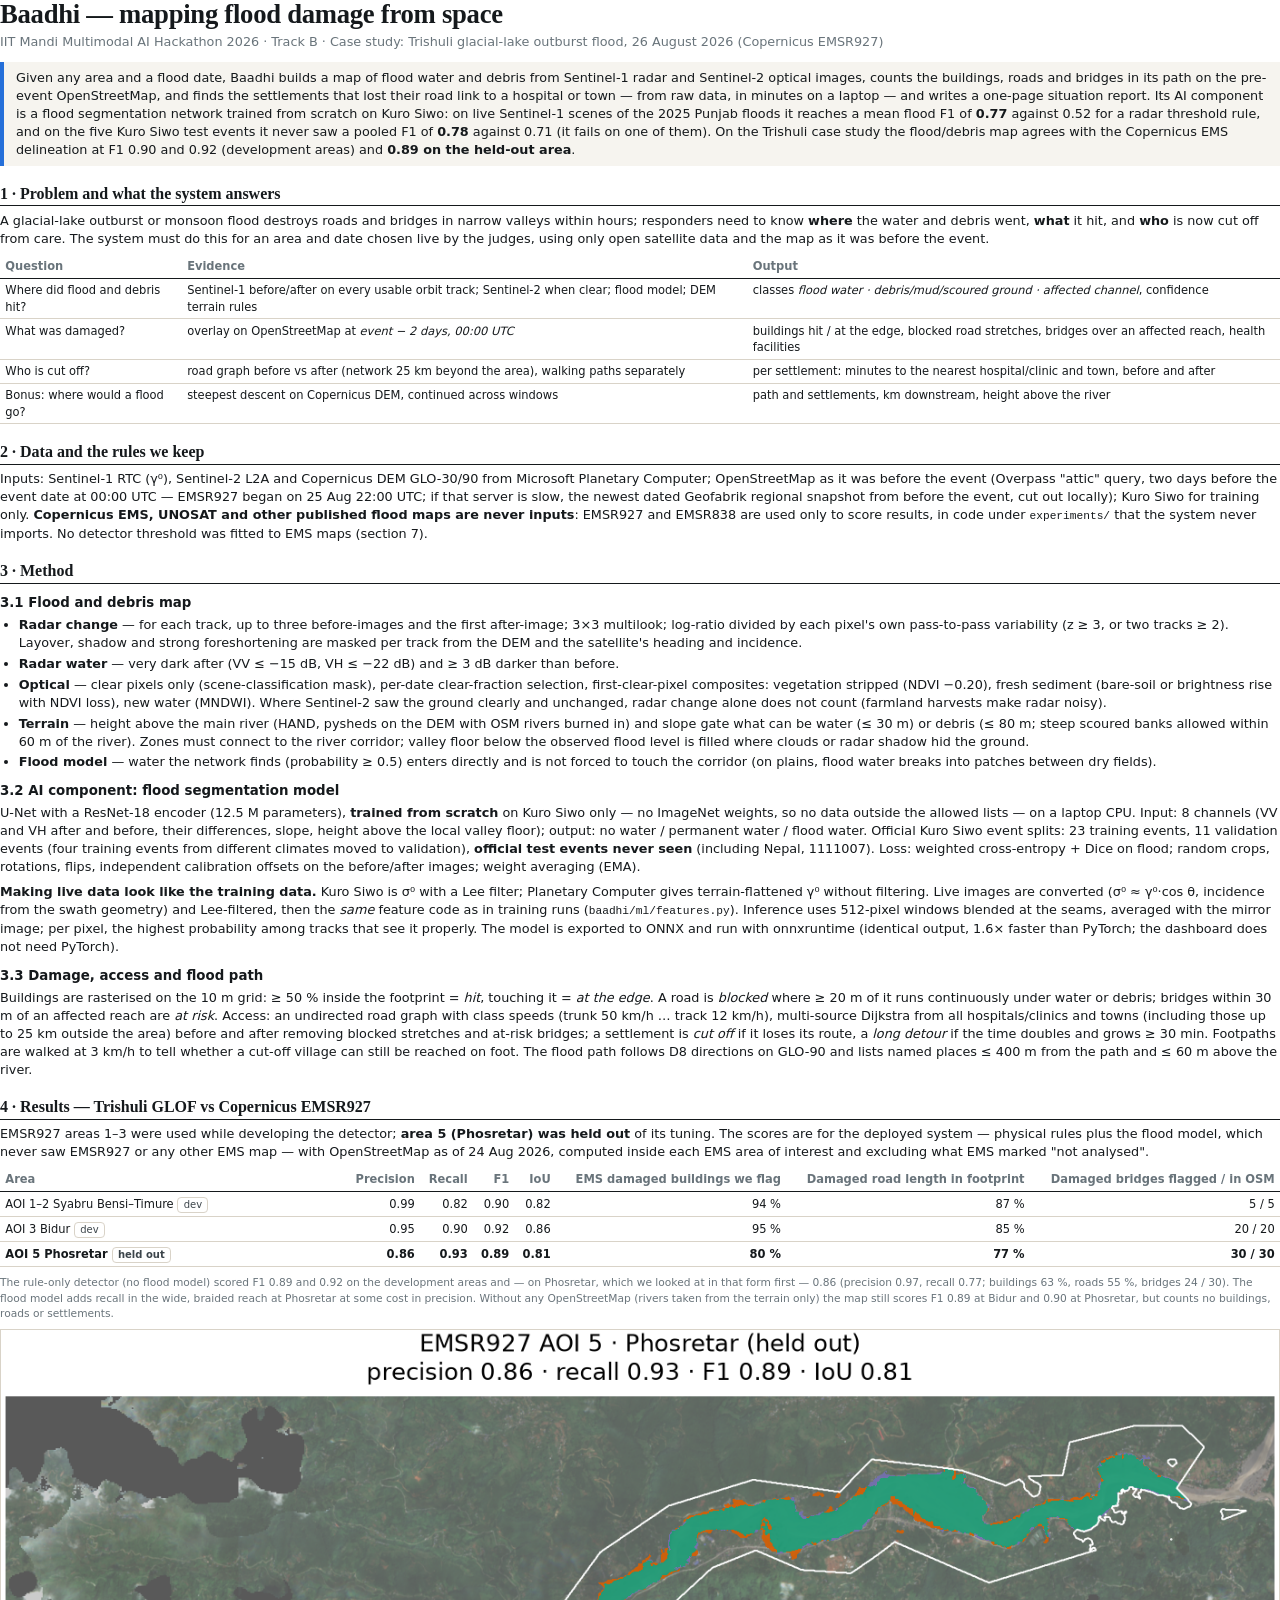
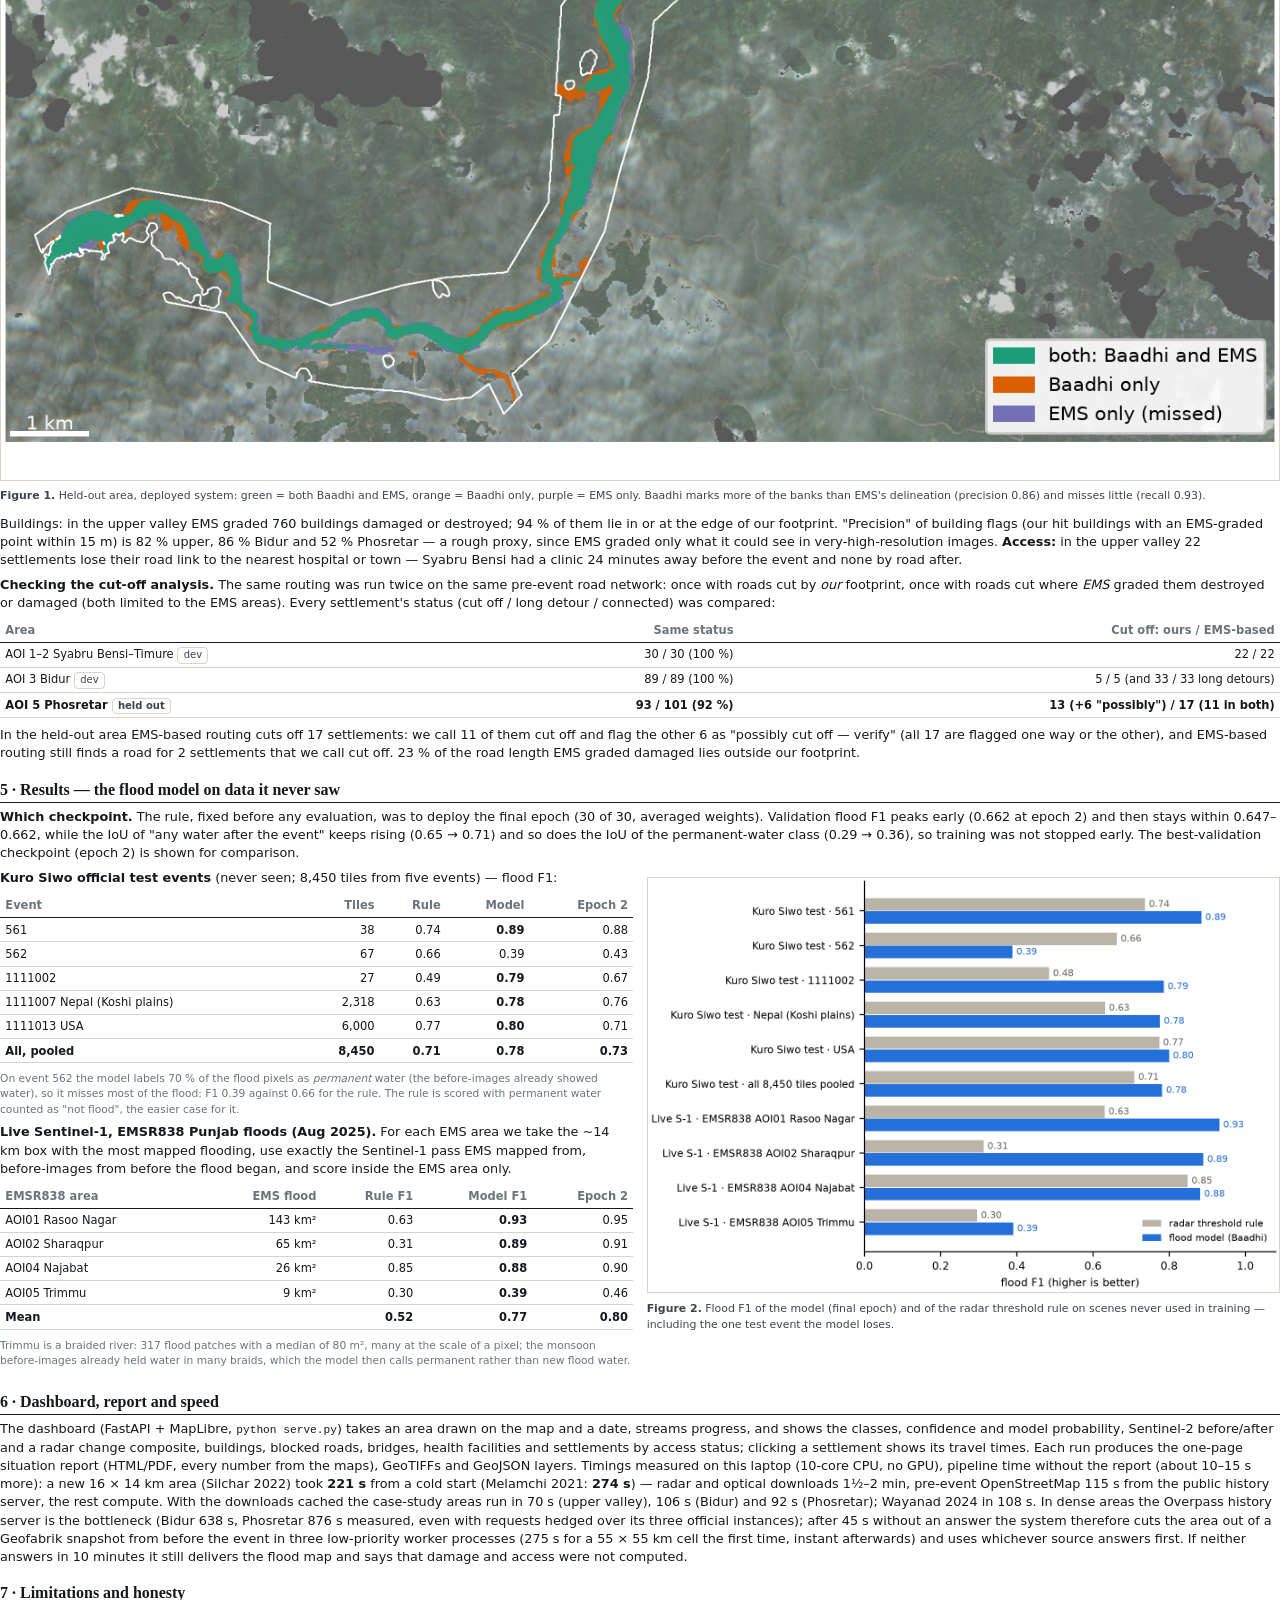
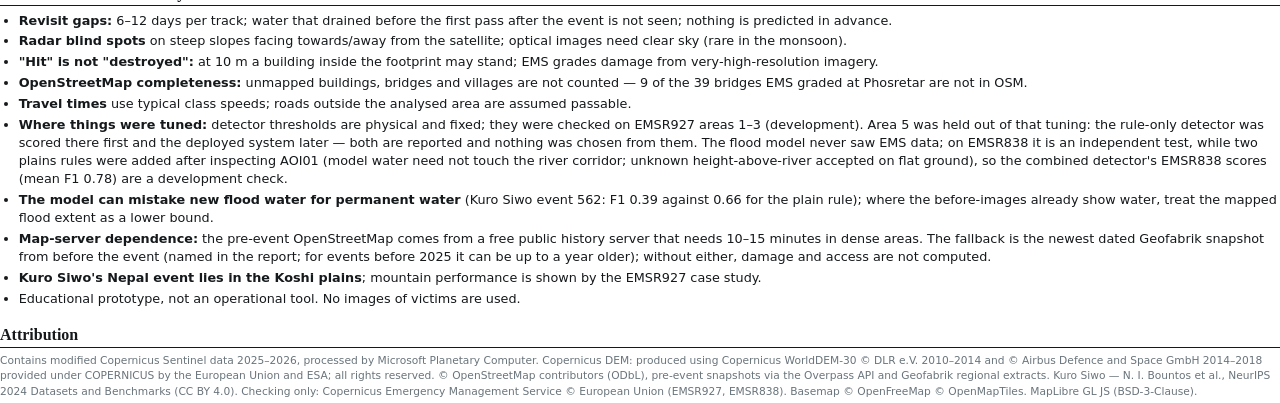
<file: docs/report.html>
<!doctype html>
<html lang="en">
<head>
<meta charset="utf-8">
<title>Baadhi — Mapping flood damage from space (report)</title>
<style>
@page { size: A4; margin: 15mm 15mm 14mm; }
:root { --ink: #15191c; --ink2: #3c454b; --muted: #69747b; --rule: #d9d3c8; --water: #256fd9; --debris: #d67820; --cut: #c0392b; }
* { box-sizing: border-box; }
body { font: 9.6pt/1.42 "Segoe UI", "IBM Plex Sans", system-ui, sans-serif; color: var(--ink); margin: 0; }
h1 { font: 700 20pt/1.1 Georgia, "Fraunces", serif; margin: 0 0 3pt; letter-spacing: -0.01em; }
h2 { font: 700 12pt/1.2 Georgia, serif; margin: 13pt 0 4pt; border-bottom: 1.2pt solid var(--ink); padding-bottom: 2pt; }
h3 { font-size: 10pt; margin: 8pt 0 2pt; }
p { margin: 0 0 5pt; }
.sub { color: var(--muted); margin-bottom: 8pt; }
.abstract { border-left: 3pt solid var(--water); padding: 5pt 9pt; background: #f6f4ef; margin: 8pt 0; }
table { border-collapse: collapse; width: 100%; margin: 4pt 0 6pt; font-size: 8.6pt; }
th, td { border-bottom: 0.6pt solid var(--rule); padding: 2.6pt 4pt; text-align: left; vertical-align: top; }
th { color: var(--muted); font-weight: 600; border-bottom: 1pt solid var(--ink); }
td.n, th.n { text-align: right; font-variant-numeric: tabular-nums; white-space: nowrap; }
.hl { font-weight: 700; }
figure { margin: 6pt 0 8pt; break-inside: avoid; }
figure img { width: 100%; border: 0.6pt solid var(--rule); }
figcaption { font-size: 8.2pt; color: var(--ink2); margin-top: 2pt; }
.two { display: grid; grid-template-columns: 1fr 1fr; gap: 10pt; }
ul { margin: 2pt 0 6pt 14pt; padding: 0; }
li { margin-bottom: 2pt; }
.small { font-size: 8pt; color: var(--muted); }
.tag { display: inline-block; font-size: 7.5pt; border: 0.6pt solid var(--rule); border-radius: 3pt; padding: 0 4pt; color: var(--ink2); }
.pb { break-before: page; }
h2, h3 { break-after: avoid; }
table.wide td:first-child { width: 27%; }
tr { break-inside: avoid; }
code { font-family: "Cascadia Mono", Consolas, monospace; font-size: 8.4pt; }
</style>
</head>
<body>

<h1>Baadhi — mapping flood damage from space</h1>
<div class="sub">IIT Mandi Multimodal AI Hackathon 2026 · Track B · Case study: Trishuli glacial-lake outburst flood, 26 August 2026 (Copernicus EMSR927)</div>

<div class="abstract">
Given any area and a flood date, Baadhi builds a map of flood water and debris from Sentinel-1 radar and
Sentinel-2 optical images, counts the buildings, roads and bridges in its path on the pre-event
OpenStreetMap, and finds the settlements that lost their road link to a hospital or town — from raw
data, in minutes on a laptop — and writes a one-page situation report. Its AI component is a
flood segmentation network trained from scratch on Kuro Siwo: on live Sentinel-1 scenes of the 2025
Punjab floods it reaches a mean flood F1 of <b>0.77</b> against 0.52 for a radar threshold rule, and on the five
Kuro Siwo test events it never saw a pooled F1 of <b>0.78</b> against 0.71 (it fails on one of them). On the
Trishuli case study the flood/debris map agrees with the Copernicus EMS delineation at F1 0.90 and 0.92 (development
areas) and <b>0.89 on the held-out area</b>.
</div>

<h2>1 · Problem and what the system answers</h2>
<p>A glacial-lake outburst or monsoon flood destroys roads and bridges in narrow valleys within hours; responders
need to know <b>where</b> the water and debris went, <b>what</b> it hit, and <b>who</b> is now cut off from care. The
system must do this for an area and date chosen live by the judges, using only open satellite data and the map
as it was before the event.</p>
<table>
<tr><th>Question</th><th>Evidence</th><th>Output</th></tr>
<tr><td>Where did flood and debris hit?</td><td>Sentinel-1 before/after on every usable orbit track; Sentinel-2 when clear; flood model; DEM terrain rules</td><td>classes <i>flood water · debris/mud/scoured ground · affected channel</i>, confidence</td></tr>
<tr><td>What was damaged?</td><td>overlay on OpenStreetMap at <i>event − 2 days, 00:00 UTC</i></td><td>buildings hit / at the edge, blocked road stretches, bridges over an affected reach, health facilities</td></tr>
<tr><td>Who is cut off?</td><td>road graph before vs after (network 25 km beyond the area), walking paths separately</td><td>per settlement: minutes to the nearest hospital/clinic and town, before and after</td></tr>
<tr><td>Bonus: where would a flood go?</td><td>steepest descent on Copernicus DEM, continued across windows</td><td>path and settlements, km downstream, height above the river</td></tr>
</table>

<h2>2 · Data and the rules we keep</h2>
<p>Inputs: Sentinel-1 RTC (γ⁰), Sentinel-2 L2A and Copernicus DEM GLO-30/90 from Microsoft Planetary Computer; OpenStreetMap
as it was before the event (Overpass "attic" query, two days before the event date at 00:00 UTC — EMSR927 began on
25 Aug 22:00 UTC; if that server is slow, the newest dated Geofabrik regional snapshot from before the event, cut out locally); Kuro Siwo for training only. <b>Copernicus EMS, UNOSAT and other published flood maps are never
inputs</b>: EMSR927 and EMSR838 are used only to score results, in code under <code>experiments/</code> that the system never
imports. No detector threshold was fitted to EMS maps (section 7).</p>

<h2>3 · Method</h2>
<h3>3.1 Flood and debris map</h3>
<ul>
<li><b>Radar change</b> — for each track, up to three before-images and the first after-image; 3×3 multilook; log-ratio
divided by each pixel's own pass-to-pass variability (z ≥ 3, or two tracks ≥ 2). Layover, shadow and strong
foreshortening are masked per track from the DEM and the satellite's heading and incidence.</li>
<li><b>Radar water</b> — very dark after (VV ≤ −15 dB, VH ≤ −22 dB) and ≥ 3 dB darker than before.</li>
<li><b>Optical</b> — clear pixels only (scene-classification mask), per-date clear-fraction selection, first-clear-pixel composites:
vegetation stripped (NDVI −0.20), fresh sediment (bare-soil or brightness rise with NDVI loss), new water (MNDWI). Where
Sentinel-2 saw the ground clearly and unchanged, radar change alone does not count (farmland harvests make radar noisy).</li>
<li><b>Terrain</b> — height above the main river (HAND, pysheds on the DEM with OSM rivers burned in) and slope gate what
can be water (≤ 30 m) or debris (≤ 80 m; steep scoured banks allowed within 60 m of the river). Zones must connect to the
river corridor; valley floor below the observed flood level is filled where clouds or radar shadow hid the ground.</li>
<li><b>Flood model</b> — water the network finds (probability ≥ 0.5) enters directly and is not forced to touch the corridor
(on plains, flood water breaks into patches between dry fields).</li>
</ul>

<h3>3.2 AI component: flood segmentation model</h3>
<p>U-Net with a ResNet-18 encoder (12.5 M parameters), <b>trained from scratch</b> on Kuro Siwo only — no ImageNet weights, so
no data outside the allowed lists — on a laptop CPU. Input: 8 channels (VV and VH after and before, their differences,
slope, height above the local valley floor); output: no water / permanent water / flood water. Official Kuro Siwo event
splits: 23 training events, 11 validation events (four training events from different climates moved to validation),
<b>official test events never seen</b> (including Nepal, 1111007). Loss: weighted cross-entropy + Dice on flood; random crops,
rotations, flips, independent calibration offsets on the before/after images; weight averaging (EMA).</p>
<p><b>Making live data look like the training data.</b> Kuro Siwo is σ⁰ with a Lee filter; Planetary Computer gives
terrain-flattened γ⁰ without filtering. Live images are converted (σ⁰ ≈ γ⁰·cos θ, incidence from the swath geometry)
and Lee-filtered, then the <i>same</i> feature code as in training runs (<code>baadhi/ml/features.py</code>). Inference uses
512-pixel windows blended at the seams, averaged with the mirror image; per pixel, the highest probability among tracks
that see it properly. The model is exported to ONNX and run with onnxruntime (identical output, 1.6× faster than PyTorch;
the dashboard does not need PyTorch).</p>

<h3>3.3 Damage, access and flood path</h3>
<p>Buildings are rasterised on the 10 m grid: ≥ 50 % inside the footprint = <i>hit</i>, touching it = <i>at the edge</i>. A road is
<i>blocked</i> where ≥ 20 m of it runs continuously under water or debris; bridges within 30 m of an affected reach are
<i>at risk</i>. Access: an undirected road graph with class speeds (trunk 50 km/h … track 12 km/h), multi-source Dijkstra from all
hospitals/clinics and towns (including those up to 25 km outside the area) before and after removing blocked stretches and
at-risk bridges; a settlement is <i>cut off</i> if it loses its route, a <i>long detour</i> if the time doubles and grows ≥ 30 min.
Footpaths are walked at 3 km/h to tell whether a cut-off village can still be reached on foot.
The flood path follows D8 directions on GLO-90 and lists named places ≤ 400 m from the path and ≤ 60 m above the river.</p>

<h2>4 · Results — Trishuli GLOF vs Copernicus EMSR927</h2>
<p>EMSR927 areas 1–3 were used while developing the detector; <b>area 5 (Phosretar) was held out</b> of its tuning. The scores are for the
deployed system — physical rules plus the flood model, which never saw EMSR927 or any other EMS map — with OpenStreetMap as of 24 Aug 2026,
computed inside each EMS area of interest and excluding what EMS marked "not analysed".</p>
<table class="wide">
<tr><th>Area</th><th class="n">Precision</th><th class="n">Recall</th><th class="n">F1</th><th class="n">IoU</th><th class="n">EMS damaged buildings we flag</th><th class="n">Damaged road length in footprint</th><th class="n">Damaged bridges flagged / in OSM</th></tr>
<tr><td>AOI 1–2 Syabru Bensi–Timure <span class="tag">dev</span></td><td class="n">0.99</td><td class="n">0.82</td><td class="n">0.90</td><td class="n">0.82</td><td class="n">94 %</td><td class="n">87 %</td><td class="n">5 / 5</td></tr>
<tr><td>AOI 3 Bidur <span class="tag">dev</span></td><td class="n">0.95</td><td class="n">0.90</td><td class="n">0.92</td><td class="n">0.86</td><td class="n">95 %</td><td class="n">85 %</td><td class="n">20 / 20</td></tr>
<tr class="hl"><td>AOI 5 Phosretar <span class="tag">held out</span></td><td class="n">0.86</td><td class="n">0.93</td><td class="n">0.89</td><td class="n">0.81</td><td class="n">80 %</td><td class="n">77 %</td><td class="n">30 / 30</td></tr>
</table>
<p class="small">The rule-only detector (no flood model) scored F1 0.89 and 0.92 on the development areas and — on Phosretar, which we looked at in that
form first — 0.86 (precision 0.97, recall 0.77; buildings 63 %, roads 55 %, bridges 24 / 30). The flood model adds recall in the wide, braided
reach at Phosretar at some cost in precision. Without any OpenStreetMap (rivers taken from the terrain only) the map still scores F1 0.89 at
Bidur and 0.90 at Phosretar, but counts no buildings, roads or settlements.</p>
<figure><img src="img/agreement_phosretar.png" alt="Agreement map for the held-out Phosretar area">
<figcaption><b>Figure 1.</b> Held-out area, deployed system: green = both Baadhi and EMS, orange = Baadhi only, purple = EMS only. Baadhi marks more of
the banks than EMS's delineation (precision 0.86) and misses little (recall 0.93).</figcaption></figure>
<p>Buildings: in the upper valley EMS graded 760 buildings damaged or destroyed; 94 % of them lie in or at the edge of our
footprint. "Precision" of building flags (our hit buildings with an EMS-graded point within 15 m) is 82 % upper, 86 % Bidur and
52 % Phosretar — a rough proxy, since EMS graded only what it could see in very-high-resolution images. <b>Access:</b> in the upper
valley 22 settlements lose their road link to the nearest hospital or town — Syabru Bensi had a clinic 24 minutes away before the
event and none by road after.</p>
<p><b>Checking the cut-off analysis.</b> The same routing was run twice on the same pre-event road network: once with roads cut by
<i>our</i> footprint, once with roads cut where <i>EMS</i> graded them destroyed or damaged (both limited to the EMS areas). Every
settlement's status (cut off / long detour / connected) was compared:</p>
<table>
<tr><th>Area</th><th class="n">Same status</th><th class="n">Cut off: ours / EMS-based</th></tr>
<tr><td>AOI 1–2 Syabru Bensi–Timure <span class="tag">dev</span></td><td class="n">30 / 30 (100 %)</td><td class="n">22 / 22</td></tr>
<tr><td>AOI 3 Bidur <span class="tag">dev</span></td><td class="n">89 / 89 (100 %)</td><td class="n">5 / 5 (and 33 / 33 long detours)</td></tr>
<tr class="hl"><td>AOI 5 Phosretar <span class="tag">held out</span></td><td class="n">93 / 101 (92 %)</td><td class="n">13 (+6 "possibly") / 17 (11 in both)</td></tr>
</table>
<p>In the held-out area EMS-based routing cuts off 17 settlements: we call 11 of them cut off and flag the other 6 as "possibly cut off —
verify" (all 17 are flagged one way or the other), and EMS-based routing still finds a road for 2 settlements that we call cut off.
23 % of the road length EMS graded damaged lies outside our footprint.</p>

<h2>5 · Results — the flood model on data it never saw</h2>
<p><b>Which checkpoint.</b> The rule, fixed before any evaluation, was to deploy the final epoch (30 of 30, averaged weights). Validation flood
F1 peaks early (0.662 at epoch 2) and then stays within 0.647–0.662, while the IoU of "any water after the event" keeps rising (0.65 → 0.71) and so
does the IoU of the permanent-water class (0.29 → 0.36), so training was not stopped early. The best-validation checkpoint (epoch 2) is shown for comparison.</p>
<div class="two">
<div>
<p><b>Kuro Siwo official test events</b> (never seen; 8,450 tiles from five events) — flood F1:</p>
<table>
<tr><th>Event</th><th class="n">Tiles</th><th class="n">Rule</th><th class="n">Model</th><th class="n">Epoch 2</th></tr>
<tr><td>561</td><td class="n">38</td><td class="n">0.74</td><td class="n hl">0.89</td><td class="n">0.88</td></tr>
<tr><td>562</td><td class="n">67</td><td class="n">0.66</td><td class="n">0.39</td><td class="n">0.43</td></tr>
<tr><td>1111002</td><td class="n">27</td><td class="n">0.49</td><td class="n hl">0.79</td><td class="n">0.67</td></tr>
<tr><td>1111007 Nepal (Koshi plains)</td><td class="n">2,318</td><td class="n">0.63</td><td class="n hl">0.78</td><td class="n">0.76</td></tr>
<tr><td>1111013 USA</td><td class="n">6,000</td><td class="n">0.77</td><td class="n hl">0.80</td><td class="n">0.71</td></tr>
<tr class="hl"><td>All, pooled</td><td class="n">8,450</td><td class="n">0.71</td><td class="n">0.78</td><td class="n">0.73</td></tr>
</table>
<p class="small">On event 562 the model labels 70 % of the flood pixels as <i>permanent</i> water (the before-images already showed water), so it
misses most of the flood: F1 0.39 against 0.66 for the rule. The rule is scored with permanent water counted as "not flood", the easier case for it.</p>
<p><b>Live Sentinel-1, EMSR838 Punjab floods (Aug 2025).</b> For each EMS area we take the ~14 km box with the most mapped
flooding, use exactly the Sentinel-1 pass EMS mapped from, before-images from before the flood began, and score inside
the EMS area only.</p>
<table>
<tr><th>EMSR838 area</th><th class="n">EMS flood</th><th class="n">Rule F1</th><th class="n">Model F1</th><th class="n">Epoch 2</th></tr>
<tr><td>AOI01 Rasoo Nagar</td><td class="n">143 km²</td><td class="n">0.63</td><td class="n hl">0.93</td><td class="n">0.95</td></tr>
<tr><td>AOI02 Sharaqpur</td><td class="n">65 km²</td><td class="n">0.31</td><td class="n hl">0.89</td><td class="n">0.91</td></tr>
<tr><td>AOI04 Najabat</td><td class="n">26 km²</td><td class="n">0.85</td><td class="n hl">0.88</td><td class="n">0.90</td></tr>
<tr><td>AOI05 Trimmu</td><td class="n">9 km²</td><td class="n">0.30</td><td class="n hl">0.39</td><td class="n">0.46</td></tr>
<tr class="hl"><td>Mean</td><td></td><td class="n">0.52</td><td class="n">0.77</td><td class="n">0.80</td></tr>
</table>
<p class="small">Trimmu is a braided river: 317 flood patches with a median of 80 m², many at the scale of a pixel; the monsoon
before-images already held water in many braids, which the model then calls permanent rather than new flood water.</p>
</div>
<div>
<figure><img src="img/model_vs_rule.png" alt="Model vs rule F1">
<figcaption><b>Figure 2.</b> Flood F1 of the model (final epoch) and of the radar threshold rule on scenes never used in training — including the one test event the model loses.</figcaption></figure>
</div>
</div>

<h2>6 · Dashboard, report and speed</h2>
<p>The dashboard (FastAPI + MapLibre, <code>python serve.py</code>) takes an area drawn on the map and a date, streams progress,
and shows the classes, confidence and model probability, Sentinel-2 before/after and a radar change composite, buildings,
blocked roads, bridges, health facilities and settlements by access status; clicking a settlement shows its travel times.
Each run produces the one-page situation report (HTML/PDF, every number from the maps), GeoTIFFs and GeoJSON layers.
Timings measured on this laptop (10-core CPU, no GPU), pipeline time without the report (about 10–15 s more): a new
16 × 14 km area (Silchar 2022) took <b>221 s</b> from a cold start (Melamchi 2021: <b>274 s</b>) — radar and optical downloads 1½–2 min, pre-event OpenStreetMap
115 s from the public history server, the rest compute. With the downloads cached the case-study areas run in 70 s (upper valley), 106 s (Bidur)
and 92 s (Phosretar); Wayanad 2024 in 108 s. In dense areas the Overpass history server is the bottleneck (Bidur 638 s, Phosretar 876 s measured, even
with requests hedged over its three official instances); after 45 s without an answer the system therefore cuts the area out of a Geofabrik
snapshot from before the event in three low-priority worker processes (275 s for a 55 × 55 km cell the first time, instant afterwards) and uses
whichever source answers first. If neither answers in 10 minutes it still delivers the flood map and says that damage and access were not computed.</p>

<h2>7 · Limitations and honesty</h2>
<ul>
<li><b>Revisit gaps:</b> 6–12 days per track; water that drained before the first pass after the event is not seen; nothing is predicted in advance.</li>
<li><b>Radar blind spots</b> on steep slopes facing towards/away from the satellite; optical images need clear sky (rare in the monsoon).</li>
<li><b>"Hit" is not "destroyed":</b> at 10 m a building inside the footprint may stand; EMS grades damage from very-high-resolution imagery.</li>
<li><b>OpenStreetMap completeness:</b> unmapped buildings, bridges and villages are not counted — 9 of the 39 bridges EMS graded at Phosretar are not in OSM.</li>
<li><b>Travel times</b> use typical class speeds; roads outside the analysed area are assumed passable.</li>
<li><b>Where things were tuned:</b> detector thresholds are physical and fixed; they were checked on EMSR927 areas 1–3 (development). Area 5 was held out of
that tuning: the rule-only detector was scored there first and the deployed system later — both are reported and nothing was chosen from them. The flood
model never saw EMS data; on EMSR838 it is an independent test, while two plains rules were added after inspecting AOI01 (model water need not touch the
river corridor; unknown height-above-river accepted on flat ground), so the combined detector's EMSR838 scores (mean F1 0.78) are a development check.</li>
<li><b>The model can mistake new flood water for permanent water</b> (Kuro Siwo event 562: F1 0.39 against 0.66 for the plain rule); where the
before-images already show water, treat the mapped flood extent as a lower bound.</li>
<li><b>Map-server dependence:</b> the pre-event OpenStreetMap comes from a free public history server that needs 10–15 minutes in dense areas. The fallback
is the newest dated Geofabrik snapshot from before the event (named in the report; for events before 2025 it can be up to a year older); without either,
damage and access are not computed.</li>
<li><b>Kuro Siwo's Nepal event lies in the Koshi plains</b>; mountain performance is shown by the EMSR927 case study.</li>
<li>Educational prototype, not an operational tool. No images of victims are used.</li>
</ul>

<h2>Attribution</h2>
<p class="small">Contains modified Copernicus Sentinel data 2025–2026, processed by Microsoft Planetary Computer. Copernicus DEM: produced using
Copernicus WorldDEM-30 © DLR e.V. 2010–2014 and © Airbus Defence and Space GmbH 2014–2018 provided under COPERNICUS by the European Union
and ESA; all rights reserved. © OpenStreetMap contributors (ODbL), pre-event snapshots via the Overpass API and Geofabrik regional extracts. Kuro Siwo — N. I. Bountos et
al., NeurIPS 2024 Datasets and Benchmarks (CC BY 4.0). Checking only: Copernicus Emergency Management Service © European Union
(EMSR927, EMSR838). Basemap © OpenFreeMap © OpenMapTiles. MapLibre GL JS (BSD-3-Clause).</p>

</body>
</html>
</file>
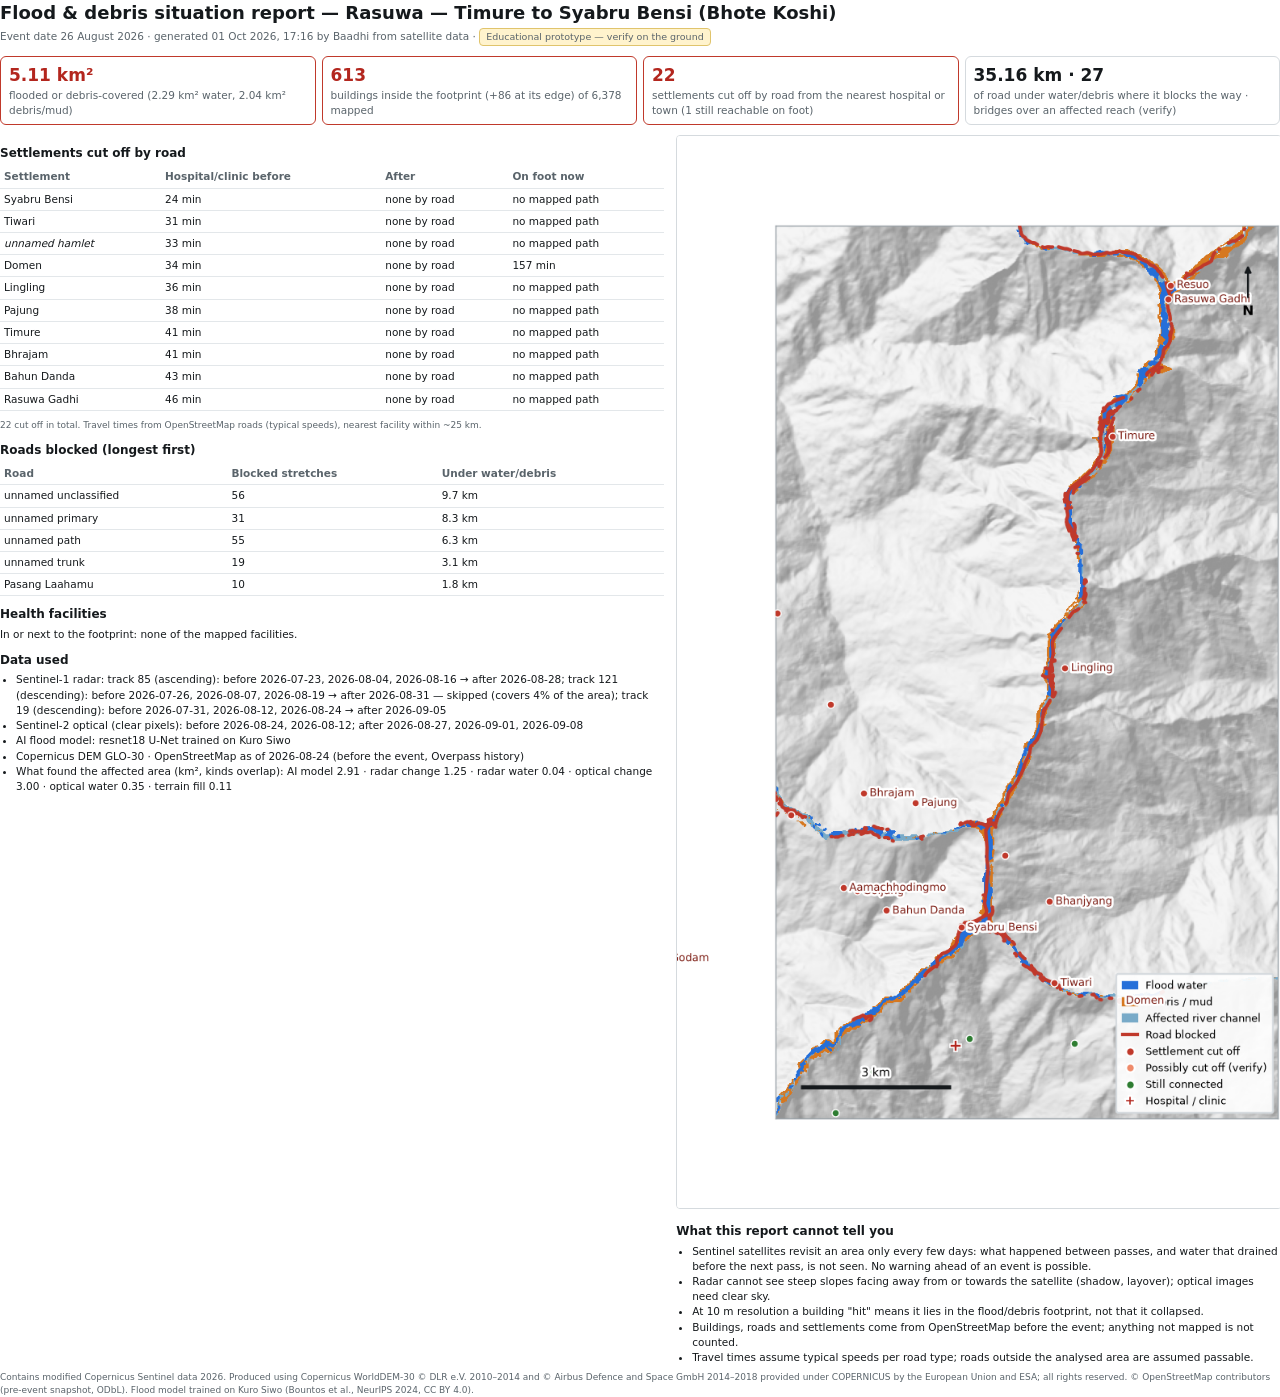
<file: examples/trishuli-upper/sitrep.html>
<!doctype html><html lang="en"><head><meta charset="utf-8"><title>Situation report — Rasuwa — Timure to Syabru Bensi (Bhote Koshi)</title>
<style>
@page { size: A4; margin: 12mm; }
body { font: 10.5px/1.45 'Segoe UI', system-ui, sans-serif; color: #15191c; margin: 0; }
h1 { font-size: 18px; margin: 0 0 2px; } .sub { color: #5a646b; margin-bottom: 10px; }
.grid { display: grid; grid-template-columns: repeat(4, 1fr); gap: 6px; margin: 8px 0 10px; }
.k { border: 1px solid #d5dade; border-radius: 6px; padding: 6px 8px; } .k b { display: block; font-size: 17px; }
.k span { color: #5a646b; } .warn { border-color: #c0392b; } .warn b { color: #b3261e; }
table { border-collapse: collapse; width: 100%; margin: 4px 0 8px; } td, th { border-bottom: 1px solid #e3e7ea; padding: 3px 4px; text-align: left; }
th { color: #5a646b; font-weight: 600; } h2 { font-size: 12px; margin: 10px 0 3px; }
.cols { display: grid; grid-template-columns: 1.1fr 1fr; gap: 12px; } img { width: 100%; border: 1px solid #d5dade; border-radius: 4px; }
.small { font-size: 9px; color: #5a646b; } ul { margin: 2px 0 6px 16px; padding: 0; }
.badge { display: inline-block; background: #fff3cd; border: 1px solid #e0c46c; border-radius: 4px; padding: 1px 6px; font-size: 9.5px; }
</style></head><body>
<h1>Flood &amp; debris situation report — Rasuwa — Timure to Syabru Bensi (Bhote Koshi)</h1>
<div class="sub">Event date 26 August 2026 · generated 01 Oct 2026, 17:16 by Baadhi from satellite data · <span class="badge">Educational prototype — verify on the ground</span></div>

<div class="grid">
  <div class="k warn"><b>5.11 km²</b><span>flooded or debris-covered (2.29 km² water, 2.04 km² debris/mud)</span></div>
  <div class="k warn"><b>613</b><span>buildings inside the footprint (+86 at its edge) of 6,378 mapped</span></div>
  <div class="k warn"><b>22</b><span>settlements cut off by road from the nearest hospital or town (1 still reachable on foot)</span></div>
  <div class="k"><b>35.16 km · 27</b><span>of road under water/debris where it blocks the way · bridges over an affected reach (verify)</span></div>
</div>
<div class="cols"><div>
<h2>Settlements cut off by road</h2>
<table><tr><th>Settlement</th><th>Hospital/clinic before</th><th>After</th><th>On foot now</th></tr><tr><td>Syabru Bensi</td><td>24 min</td><td>none by road</td><td>no mapped path</td></tr><tr><td>Tiwari</td><td>31 min</td><td>none by road</td><td>no mapped path</td></tr><tr><td><i>unnamed hamlet</i></td><td>33 min</td><td>none by road</td><td>no mapped path</td></tr><tr><td>Domen</td><td>34 min</td><td>none by road</td><td>157 min</td></tr><tr><td>Lingling</td><td>36 min</td><td>none by road</td><td>no mapped path</td></tr><tr><td>Pajung</td><td>38 min</td><td>none by road</td><td>no mapped path</td></tr><tr><td>Timure</td><td>41 min</td><td>none by road</td><td>no mapped path</td></tr><tr><td>Bhrajam</td><td>41 min</td><td>none by road</td><td>no mapped path</td></tr><tr><td>Bahun Danda</td><td>43 min</td><td>none by road</td><td>no mapped path</td></tr><tr><td>Rasuwa Gadhi</td><td>46 min</td><td>none by road</td><td>no mapped path</td></tr></table>
<div class="small">22 cut off in total. Travel times from OpenStreetMap roads (typical speeds), nearest facility within ~25 km.</div>

<h2>Roads blocked (longest first)</h2>
<table><tr><th>Road</th><th>Blocked stretches</th><th>Under water/debris</th></tr><tr><td>unnamed unclassified</td><td>56</td><td>9.7 km</td></tr><tr><td>unnamed primary</td><td>31</td><td>8.3 km</td></tr><tr><td>unnamed path</td><td>55</td><td>6.3 km</td></tr><tr><td>unnamed trunk</td><td>19</td><td>3.1 km</td></tr><tr><td>Pasang Laahamu</td><td>10</td><td>1.8 km</td></tr></table>
<h2>Health facilities</h2><div>In or next to the footprint: none of the mapped facilities.</div>
<h2>Data used</h2>
<ul><li>Sentinel-1 radar: track 85 (ascending): before 2026-07-23, 2026-08-04, 2026-08-16 → after 2026-08-28; track 121 (descending): before 2026-07-26, 2026-08-07, 2026-08-19 → after 2026-08-31 — skipped (covers 4% of the area); track 19 (descending): before 2026-07-31, 2026-08-12, 2026-08-24 → after 2026-09-05</li>
<li>Sentinel-2 optical (clear pixels): before 2026-08-24, 2026-08-12; after 2026-08-27, 2026-09-01, 2026-09-08</li>
<li>AI flood model: resnet18 U-Net trained on Kuro Siwo</li>
<li>Copernicus DEM GLO-30 · OpenStreetMap as of 2026-08-24 (before the event, Overpass history)</li>
<li>What found the affected area (km², kinds overlap): AI model 2.91 · radar change 1.25 · radar water 0.04 · optical change 3.00 · optical water 0.35 · terrain fill 0.11</li></ul>
</div><div><img src="map.png" alt="Map of the affected area">
<h2>What this report cannot tell you</h2><ul><li>Sentinel satellites revisit an area only every few days: what happened between passes, and water that drained before the next pass, is not seen. No warning ahead of an event is possible.</li><li>Radar cannot see steep slopes facing away from or towards the satellite (shadow, layover); optical images need clear sky.</li><li>At 10 m resolution a building &quot;hit&quot; means it lies in the flood/debris footprint, not that it collapsed.</li><li>Buildings, roads and settlements come from OpenStreetMap before the event; anything not mapped is not counted.</li><li>Travel times assume typical speeds per road type; roads outside the analysed area are assumed passable.</li></ul></div></div>
<div class="small">Contains modified Copernicus Sentinel data 2026. Produced using Copernicus WorldDEM-30 © DLR e.V. 2010–2014 and © Airbus Defence and Space GmbH 2014–2018 provided under COPERNICUS by the European Union and ESA; all rights reserved. © OpenStreetMap contributors (pre-event snapshot, ODbL). Flood model trained on Kuro Siwo (Bountos et al., NeurIPS 2024, CC BY 4.0).</div>
</body></html>
</file>
